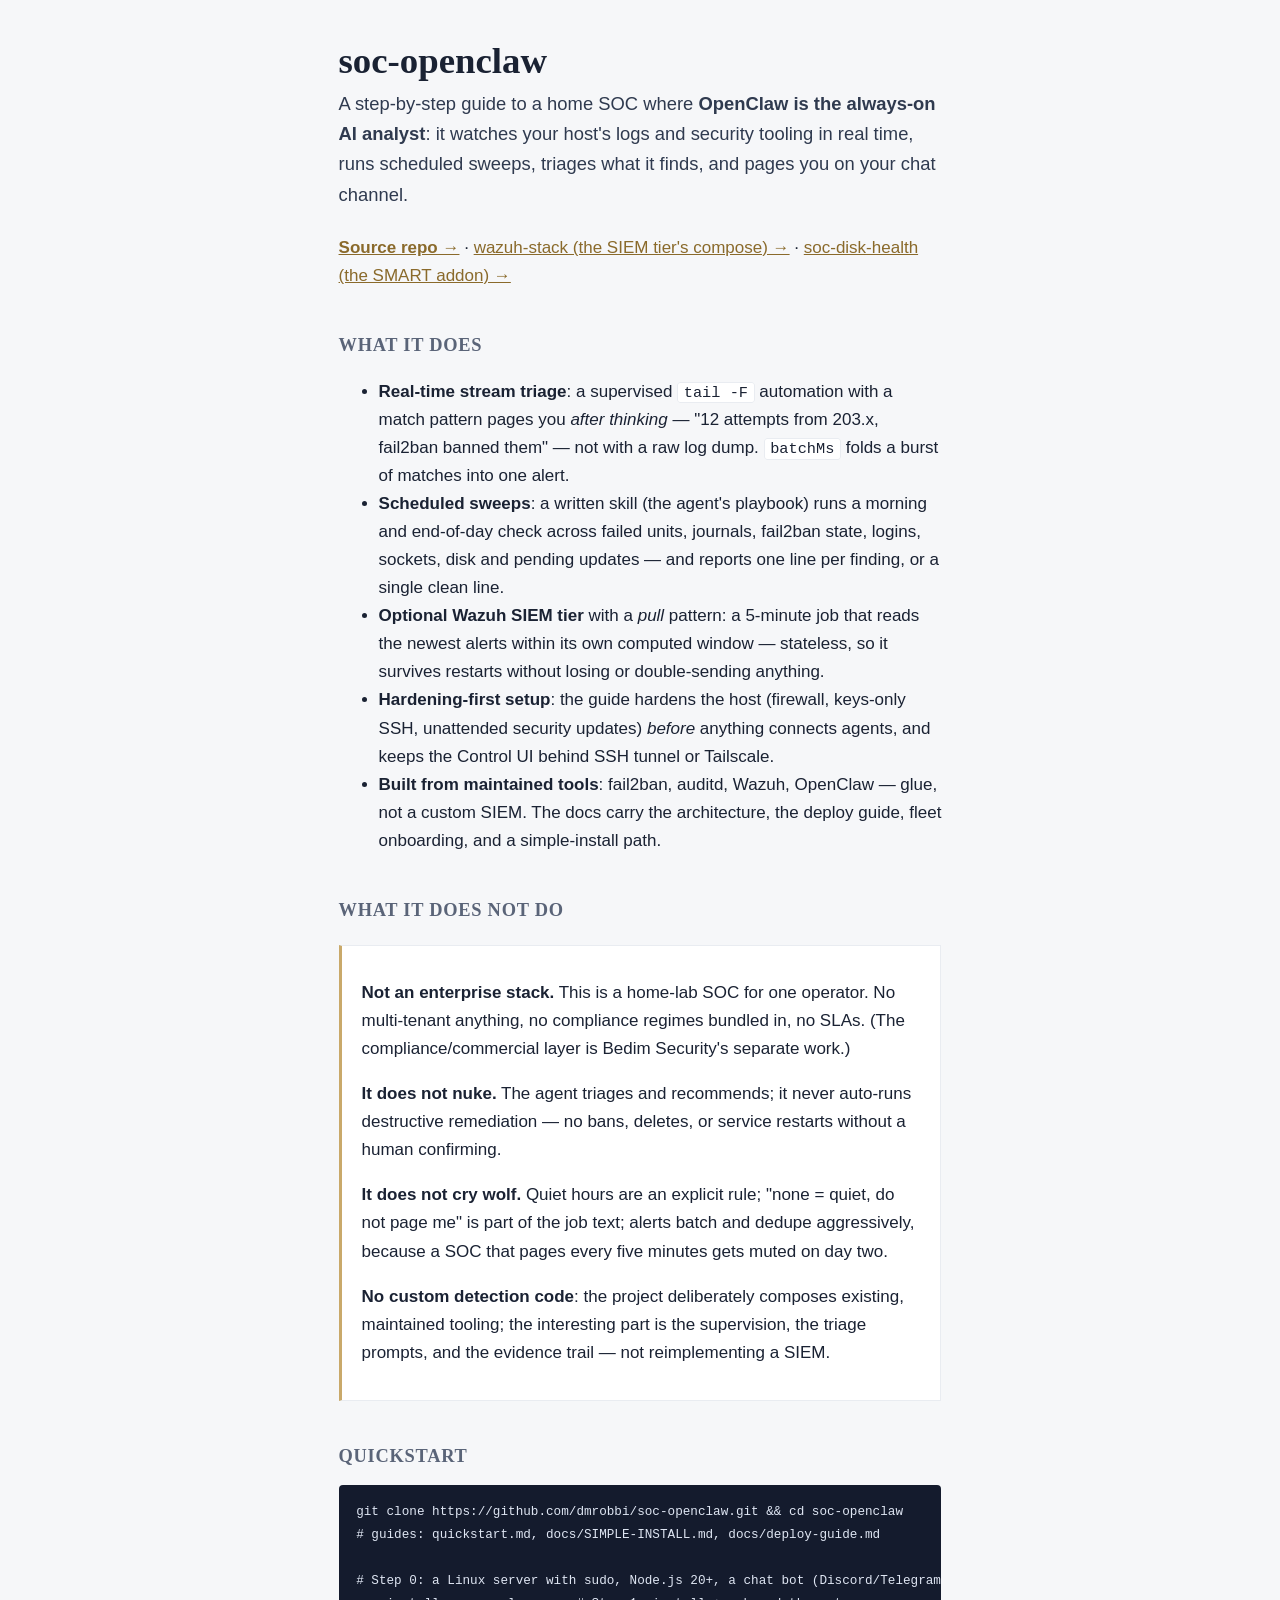
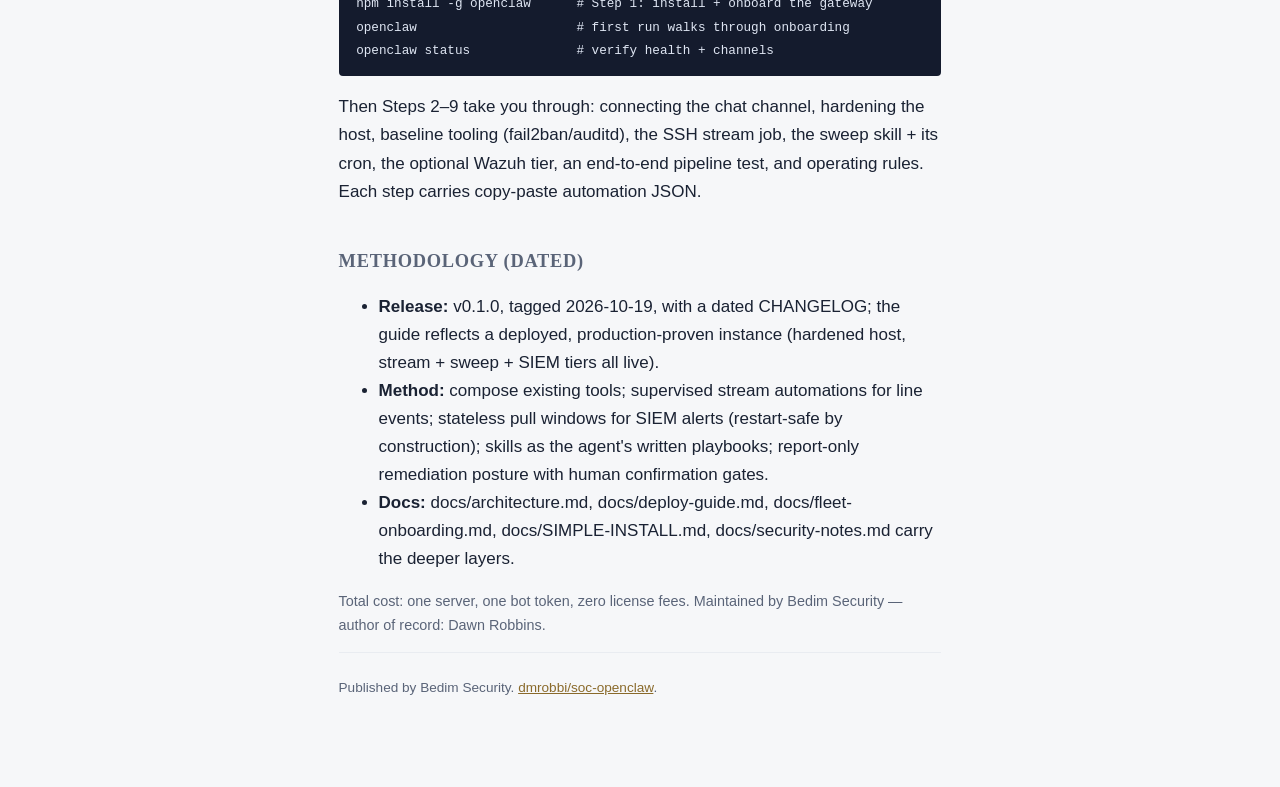
<file: docs/index.html>
<!doctype html>
<html lang="en">
<head>
  <meta charset="utf-8">
  <meta name="viewport" content="width=device-width, initial-scale=1">
  <title>soc-openclaw — a home SOC with an AI analyst</title>
  <meta name="description" content="A step-by-step guide to a home SOC where OpenClaw is the always-on AI analyst: it watches logs and security tooling in real time, runs scheduled sweeps, triages findings, and pages you on your chat channel. Built from maintained tools — no custom SIEM code.">
  <link rel="canonical" href="https://dmrobbi.github.io/soc-openclaw/">
  <meta property="og:title" content="soc-openclaw — a home SOC with an AI analyst">
  <meta property="og:description" content="Step-by-step home SOC: hardened host, watched logs, scheduled sweeps, an optional Wazuh SIEM tier, and an agent that triages instead of forwarding raw dumps.">
  <meta property="og:type" content="website">
  <style>
    :root { --ink:#1a2233; --mut:#5a6478; --line:#e9ecf1; --gold:#8a6a2b; }
    *, *::before, *::after { box-sizing: border-box; }
    body { margin:0; font: 17px/1.65 -apple-system, BlinkMacSystemFont, "Segoe UI", Inter, Arial, sans-serif;
           color:#1a2233; background:#f6f7f9; }
    main { max-width: 68ch; margin: 0 auto; padding: 2.5rem 1.25rem 4rem; }
    h1 { font-family: Georgia, "Times New Roman", serif; font-size: 2.3rem; line-height:1.15; margin:0 0 0.4rem; }
    .lede { color:#2f3a4f; font-size: 1.15rem; margin:0 0 1.5rem; }
    h2 { font-family: Georgia, serif; font-size: 1.15rem; letter-spacing: .04em; text-transform: uppercase;
         color:#5a6478; margin: 2.5rem 0 0.75rem; }
    code, pre { font-family: ui-monospace, SFMono-Regular, Menlo, Consolas, monospace; }
    code { background:#fff; border:1px solid var(--line); padding: 0.05rem 0.35rem; border-radius:3px; font-size:0.9em; }
    pre { background:#141b2d; color:#dfe6f3; padding: 0.9rem 1.1rem; border-radius:4px; overflow:auto; font-size:0.88rem; }
    pre code { background:transparent; border:none; color:inherit; padding:0; }
    .meta { color:#5a6478; font-size: 0.9rem; }
    .card { background:#fff; border:1px solid var(--line); border-left:3px solid #c9a96a; padding:1rem 1.25rem; margin:1.25rem 0; }
    a { color: var(--gold); }
    footer { border-top: 1px solid var(--line); color: #5a6478; font-size: 0.85rem; padding: 1.5rem 0; }
  </style>
</head>
<body>
<main>
  <h1>soc-openclaw</h1>
  <p class="lede">A step-by-step guide to a home SOC where <strong>OpenClaw is the always-on AI
  analyst</strong>: it watches your host's logs and security tooling in real time, runs scheduled
  sweeps, triages what it finds, and pages you on your chat channel.</p>

  <p><a href="https://github.com/dmrobbi/soc-openclaw"><strong>Source repo →</strong></a> ·
  <a href="https://github.com/dmrobbi/wazuh-stack">wazuh-stack (the SIEM tier's compose) →</a> ·
  <a href="https://github.com/dmrobbi/soc-disk-health">soc-disk-health (the SMART addon) →</a></p>

  <h2>What it does</h2>
  <ul>
    <li><strong>Real-time stream triage</strong>: a supervised <code>tail -F</code> automation with
    a match pattern pages you <em>after thinking</em> — "12 attempts from 203.x, fail2ban banned
    them" — not with a raw log dump. <code>batchMs</code> folds a burst of matches into one alert.</li>
    <li><strong>Scheduled sweeps</strong>: a written skill (the agent's playbook) runs a morning and
    end-of-day check across failed units, journals, fail2ban state, logins, sockets, disk and
    pending updates — and reports one line per finding, or a single clean line.</li>
    <li><strong>Optional Wazuh SIEM tier</strong> with a <em>pull</em> pattern: a 5-minute job that
    reads the newest alerts within its own computed window — stateless, so it survives restarts
    without losing or double-sending anything.</li>
    <li><strong>Hardening-first setup</strong>: the guide hardens the host (firewall, keys-only SSH,
    unattended security updates) <em>before</em> anything connects agents, and keeps the Control UI
    behind SSH tunnel or Tailscale.</li>
    <li><strong>Built from maintained tools</strong>: fail2ban, auditd, Wazuh, OpenClaw — glue, not
    a custom SIEM. The docs carry the architecture, the deploy guide, fleet onboarding, and a
    simple-install path.</li>
  </ul>

  <h2>What it does NOT do</h2>
  <div class="card">
    <p><strong>Not an enterprise stack.</strong> This is a home-lab SOC for one operator. No multi-tenant
    anything, no compliance regimes bundled in, no SLAs. (The compliance/commercial layer is
    Bedim Security's separate work.)</p>
    <p><strong>It does not nuke.</strong> The agent triages and recommends; it never auto-runs
    destructive remediation — no bans, deletes, or service restarts without a human confirming.</p>
    <p><strong>It does not cry wolf.</strong> Quiet hours are an explicit rule; "none = quiet, do not
    page me" is part of the job text; alerts batch and dedupe aggressively, because a SOC that pages
    every five minutes gets muted on day two.</p>
    <p><strong>No custom detection code</strong>: the project deliberately composes existing,
    maintained tooling; the interesting part is the supervision, the triage prompts, and the
    evidence trail — not reimplementing a SIEM.</p>
  </div>

  <h2>Quickstart</h2>
  <pre><code>git clone https://github.com/dmrobbi/soc-openclaw.git &amp;&amp; cd soc-openclaw
# guides: quickstart.md, docs/SIMPLE-INSTALL.md, docs/deploy-guide.md

# Step 0: a Linux server with sudo, Node.js 20+, a chat bot (Discord/Telegram token)
npm install -g openclaw      # Step 1: install + onboard the gateway
openclaw                     # first run walks through onboarding
openclaw status              # verify health + channels</code></pre>
  <p>Then Steps 2–9 take you through: connecting the chat channel, hardening the host, baseline
  tooling (fail2ban/auditd), the SSH stream job, the sweep skill + its cron, the optional Wazuh
  tier, an end-to-end pipeline test, and operating rules. Each step carries copy-paste automation
  JSON.</p>

  <h2>Methodology (dated)</h2>
  <ul>
    <li><strong>Release:</strong> v0.1.0, tagged 2026-10-19, with a dated CHANGELOG; the guide reflects
    a deployed, production-proven instance (hardened host, stream + sweep + SIEM tiers all live).</li>
    <li><strong>Method:</strong> compose existing tools; supervised stream automations for line events;
    stateless pull windows for SIEM alerts (restart-safe by construction); skills as the agent's
    written playbooks; report-only remediation posture with human confirmation gates.</li>
    <li><strong>Docs:</strong> docs/architecture.md, docs/deploy-guide.md, docs/fleet-onboarding.md,
    docs/SIMPLE-INSTALL.md, docs/security-notes.md carry the deeper layers.</li>
  </ul>

  <p class="meta">Total cost: one server, one bot token, zero license fees. Maintained by
  Bedim Security — author of record: Dawn Robbins.</p>

  <footer>Published by Bedim Security. <a href="https://github.com/dmrobbi/soc-openclaw">dmrobbi/soc-openclaw</a>.</footer>
</main>
</body>
</html>
</file>
